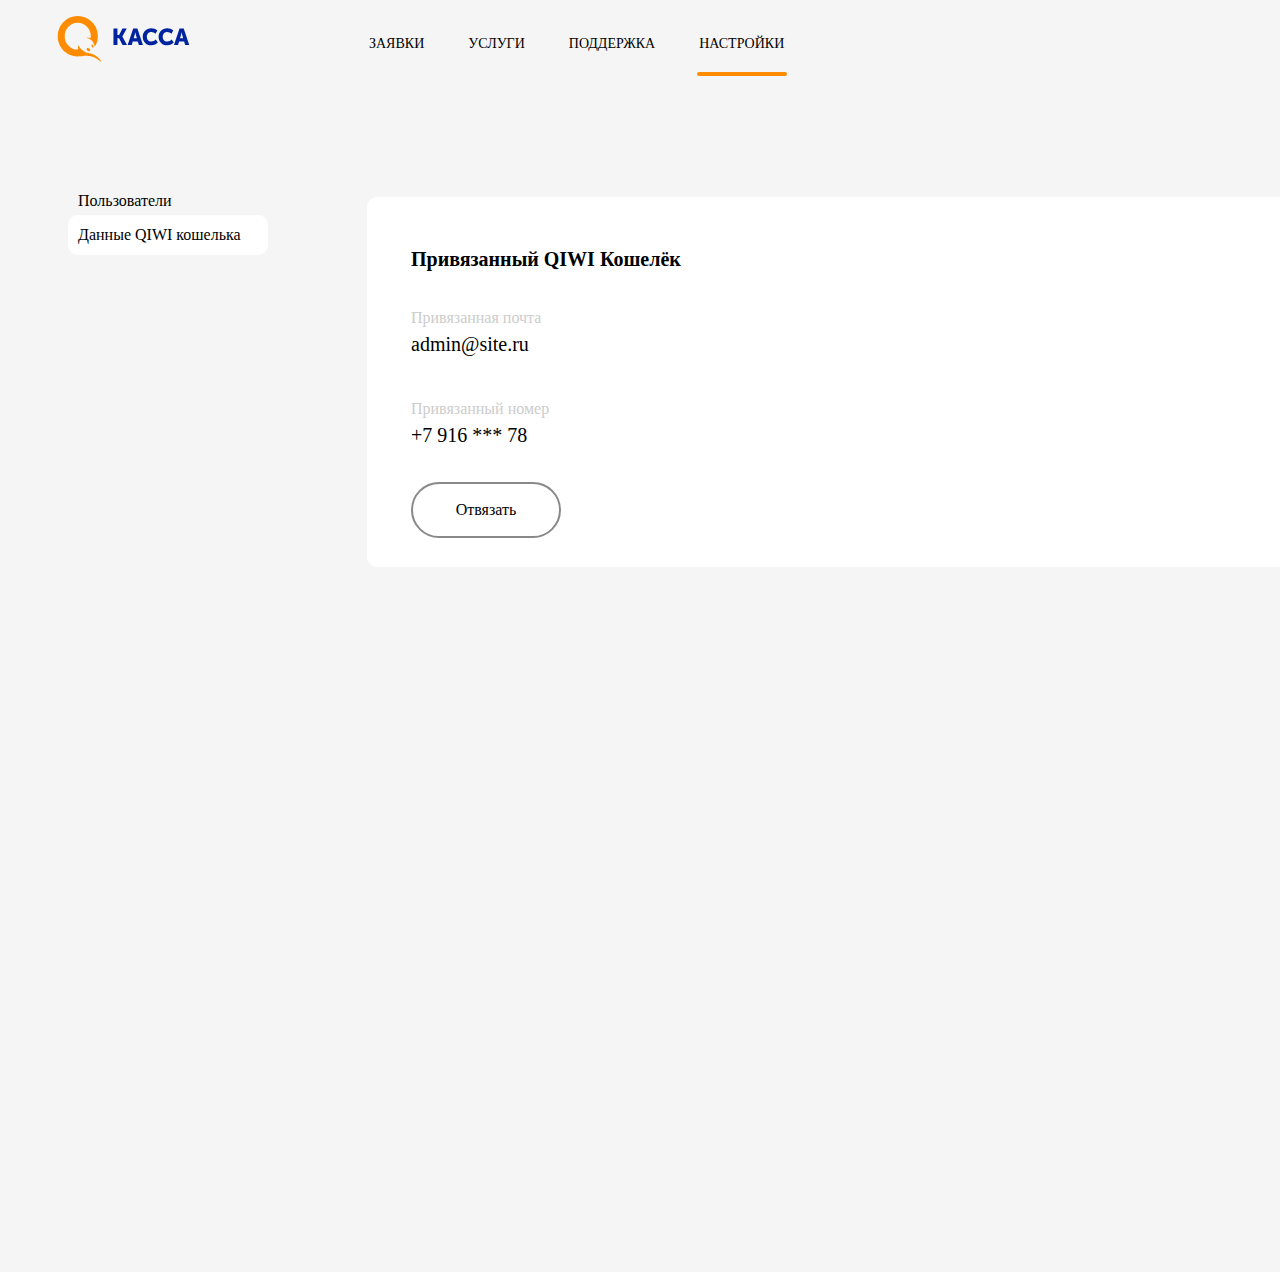
<file: index.html>
<!DOCTYPE html>
<html lang="en">
<head>
	<meta charset="UTF-8">
	<link rel="stylesheet" href="css/second.css" class="css">
	<title>Document</title>
</head>
<body>
	<img src="img/logo.svg" alt=logo" class="logo">
	<section>
		<div class="container">
		<div class="top_menu">
			<p class="top_menu__item">Заявки</p>
			<p class="top_menu__item">Услуги</p>
			<p class="top_menu__item">Поддержка</p>
			<p class="top_menu__item">Настройки</p>
			<div class="tab"></div>
		</div>
		</div>
	</section>
	<section>
		<div class="container2">
		<div class="left_menu">

			<p class="left_menu__item">Пользователи</p>
			<p class="left_menu__item">Данные QIWI кошелька</p>	
			<div class="left_menu__substrate"></div>
     	</div>
	</div>
	</section>
	<section>
        <div class="container4">
        	<div class="center_block">
        		<h1 class="maintitle">Привязанный QIWI Кошелёк</h1>
        		<p class="hint">Привязанная почта</p>
        		<p class="email">admin@site.ru</p>
        		<br>
        		<br>
        		<br>
        		<p class="hint">Привязанный номер</p>
        		<p class="email">+7 916 *** 78</p>
        	    <button type="submit" class="removephone" onclick="myF()">Отвязать</button>
        	</div>
        </div>
	</section>
		<script>
		function myF(){
    window.location = "otvyazka1.html";
}
	</script>
</body>
</html>
</file>
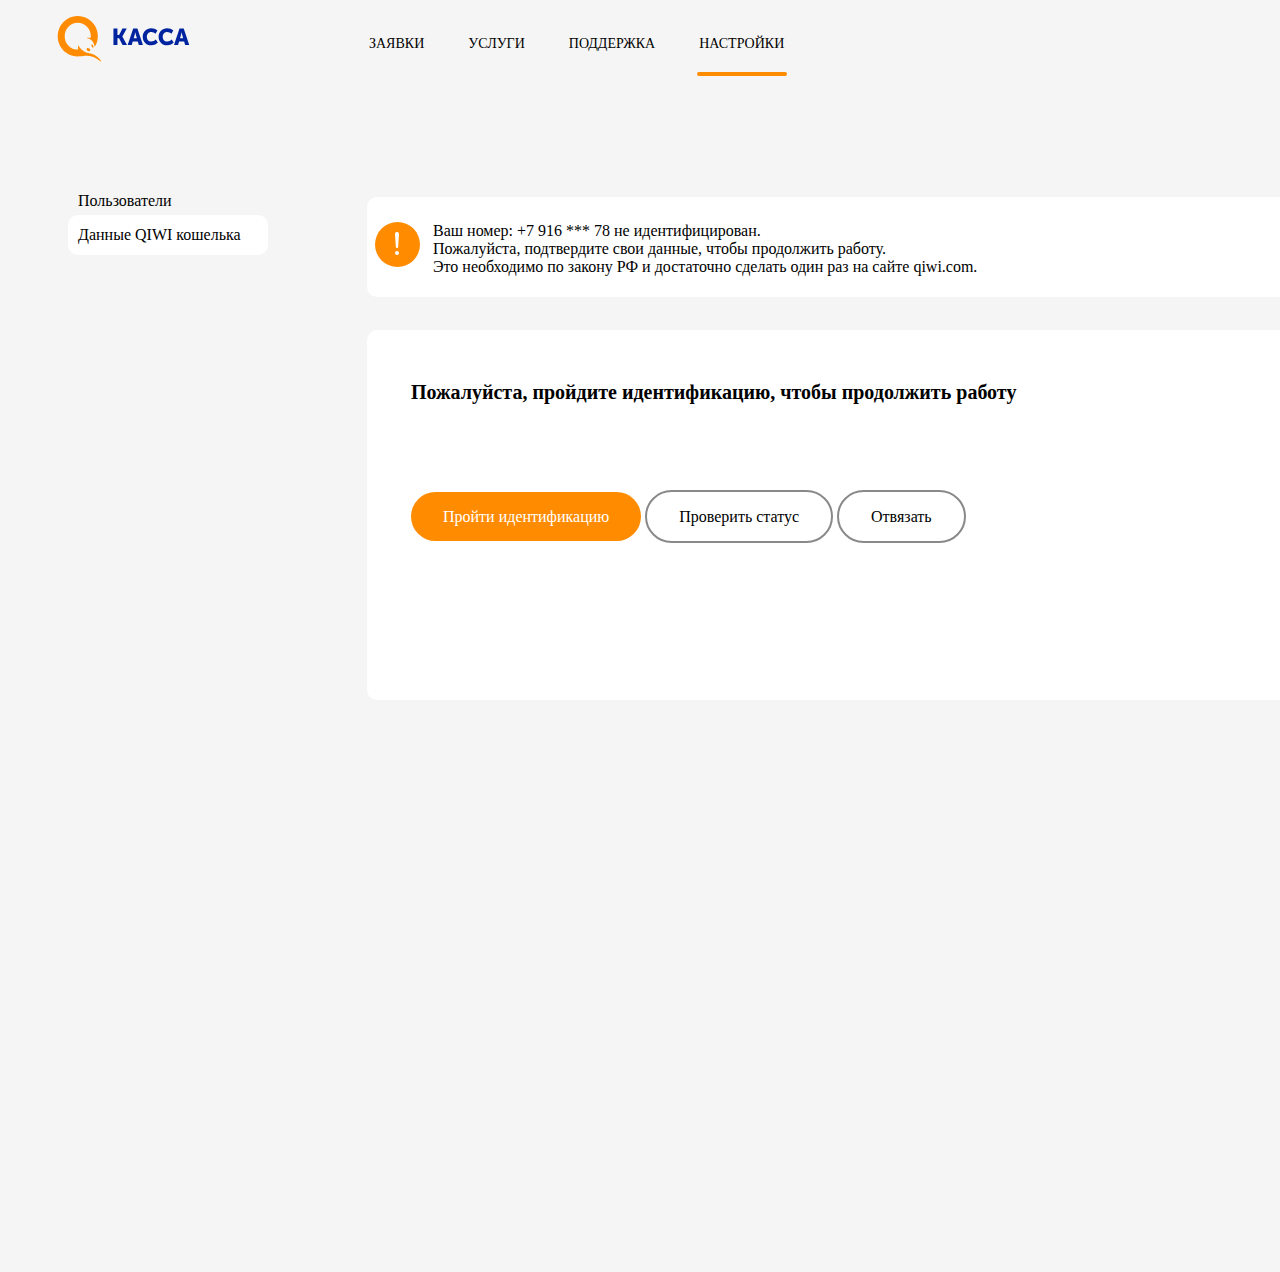
<file: no_ident.html>
<!DOCTYPE html>
<html lang="en">
<head>
	<meta charset="UTF-8">
	<link rel="stylesheet" href="css/main.css" class="css">
	<title>Document</title>
</head>
<body>
	<img src="img/logo.svg" alt=logo" class="logo">
	<section>
		<div class="container">
		<div class="top_menu">
			<p class="top_menu__item">Заявки</p>
			<p class="top_menu__item">Услуги</p>
			<p class="top_menu__item">Поддержка</p>
			<p class="top_menu__item">Настройки</p>
			<div class="tab"></div>
		</div>
		</div>
	</section>
	<section>
		<div class="container2">
		<div class="left_menu">

			<p class="left_menu__item">Пользователи</p>
			<p class="left_menu__item"><a class="index" href="index.html">Данные QIWI кошелька</a></p>	
			<div class="left_menu__substrate"></div>
     	</div>
	</div>
	</section>
	<section>
		<div class="container3">
		<div class="warning">
			<img src="img/warning.svg" alt="" class="warning_img">
			<p class="warning_text2">Ваш номер: +7 916 *** 78 не идентифицирован.<br> 
Пожалуйста, подтвердите свои данные, чтобы продолжить работу.<br>
Это необходимо по закону РФ и достаточно сделать один раз на сайте qiwi.com.</p>
		</div>
	    </div>
	</section>
	<section>
        <div class="container4">
        	<div class="center_block">
        		<h1 class="maintitle">Пожалуйста, пройдите идентификацию, чтобы продолжить работу</h1>
        		<div class="buttons">

        		<a href="#" class="gotoqiwi">Пройти идентификацию</a>
        		<a href="#" class="checkstatus">Проверить статус</a>
        		<a href="otvyazka1.html" class="removephone">Отвязать</a>
                </div>
        	</div>
        </div>
	</section>
</body>
</html>
</file>
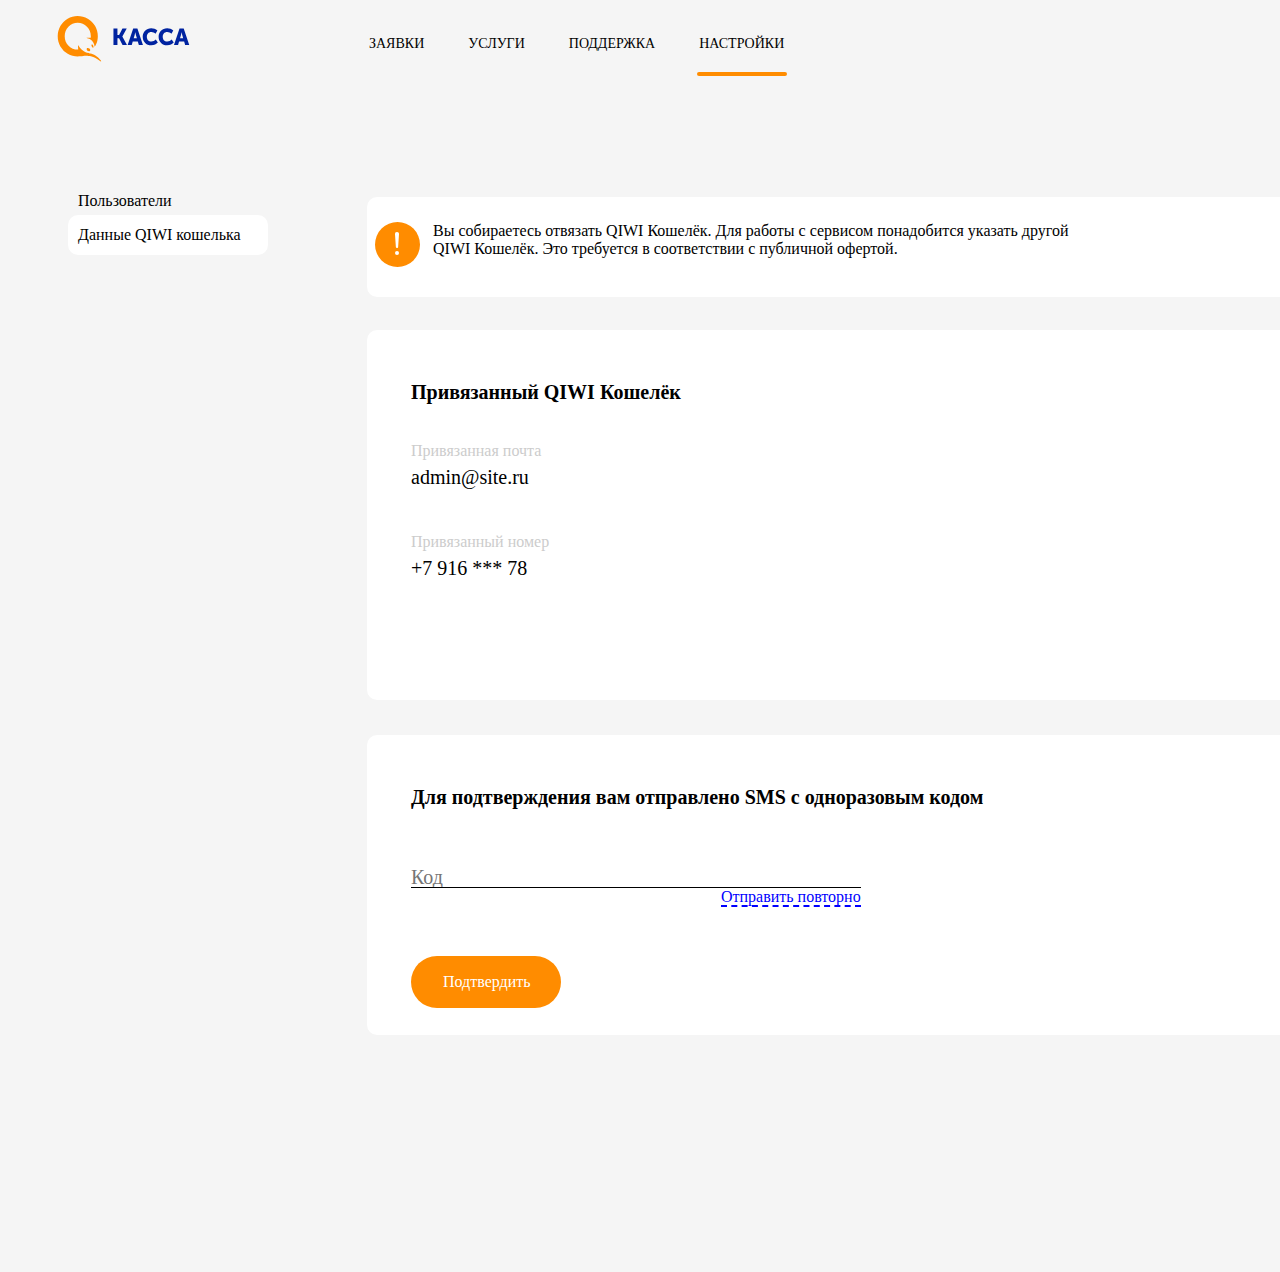
<file: otvyazka1.html>
<!DOCTYPE html>
<html lang="en">
<head>
	<meta charset="UTF-8">
	<link rel="stylesheet" href="css/main.css" class="css">
	<title>Document</title>
</head>
<body>
	<img src="img/logo.svg" alt=logo" class="logo">
	<section>
		<div class="container">
		<div class="top_menu">
			<p class="top_menu__item">Заявки</p>
			<p class="top_menu__item">Услуги</p>
			<p class="top_menu__item">Поддержка</p>
			<p class="top_menu__item">Настройки</p>
			<div class="tab"></div>
		</div>
		</div>
	</section>
	<section>
		<div class="container2">
		<div class="left_menu">

			<p class="left_menu__item">Пользователи</p>
			<p class="left_menu__item"><a class="index" href="index.html">Данные QIWI кошелька</a></p>	
			<div class="left_menu__substrate"></div>
     	</div>
	</div>
	</section>
	<section>
		<div class="container3">
		<div class="warning">
			<img src="img/warning.svg" alt="" class="warning_img">
			<p class="warning_text">Вы собираетесь отвязать QIWI Кошелёк. Для работы с сервисом понадобится указать другой<br>
QIWI Кошелёк. Это требуется в соответствии с публичной офертой.</p>
		</div>
	    </div>
	</section>
	<section>
        <div class="container4">
        	<div class="center_block">
        		<h1 class="maintitle">Привязанный QIWI Кошелёк</h1>
        		<p class="hint">Привязанная почта</p>
        		<p class="email">admin@site.ru</p>
        		<br>
        		<br>
        		<br>
        		<p class="hint">Привязанный номер</p>
        		<p class="email">+7 916 *** 78</p>
        	</div>
        </div>
	</section>
	<section>
		<div class="container5">
			<div class="sms_block">
				<h1 class="maintitle">Для подтверждения вам отправлено SMS с одноразовым кодом
				</h1>
				<div className='input-wrapper'>
                     <input id="codenum" placeholder='Код'/>
                </div>
        	    <!-- <span contenteditable class="phone">Телефон</span> -->
        	    <p class="hint"><a href="#">Отправить повторно</a></p>
        	    <button type="submit" class="addphone" onclick="myF()">Подтвердить</button>
			</div> 
		</div> 
	</section>
	<script>
		function myF(){
    var a = document.getElementById("codenum").value;
    if(a==null || a==""){
    	alert("Введите код");
    }else{
    window.location = "otvyazka2.html";
    }
}
	</script>
</body>
</html>
</file>
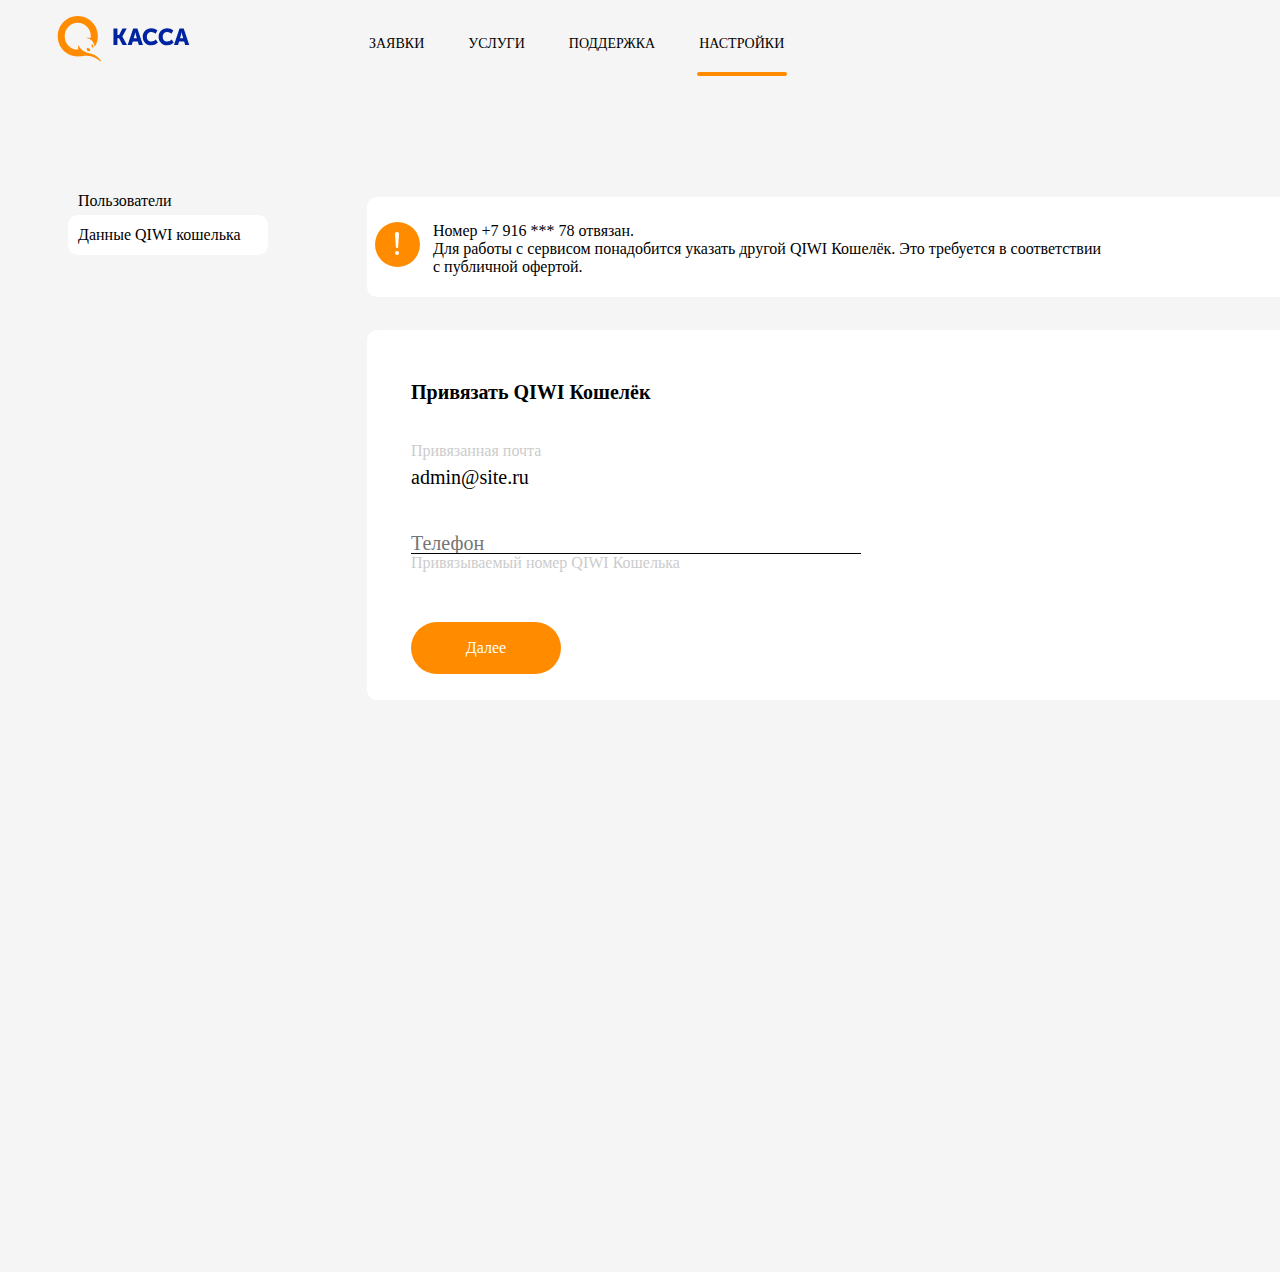
<file: otvyazka2.html>
<!DOCTYPE html>
<html lang="en">
<head>
	<meta charset="UTF-8">
	<link rel="stylesheet" href="css/main.css" class="css">
	<title>Document</title>
	<script>
		function myF(){
    var a = document.getElementById("phone").value;
    if(a==null || a==""){
    	alert("Введите номер");
    }else{
    localStorage.setItem("a",a);
    window.location = "privyazka2.html";
    }
}
	</script>
</head>
<body>
	<img src="img/logo.svg" alt=logo" class="logo">
	<section>
		<div class="container">
		<div class="top_menu">
			<p class="top_menu__item">Заявки</p>
			<p class="top_menu__item">Услуги</p>
			<p class="top_menu__item">Поддержка</p>
			<p class="top_menu__item">Настройки</p>
			<div class="tab"></div>
		</div>
		</div>
	</section>
	<section>
		<div class="container2">
		<div class="left_menu">

			<p class="left_menu__item">Пользователи</p>
			<p class="left_menu__item"><a class="index" href="index.html">Данные QIWI кошелька</a></p>	
			<div class="left_menu__substrate"></div>
     	</div>
	</div>
	</section>
	<section>
		<div class="container3">
		<div class="warning">
			<img src="img/warning.svg" alt="" class="warning_img">
			<p class="warning_text">Номер +7 916 *** 78 отвязан.<br>
Для работы с сервисом понадобится указать другой QIWI Кошелёк. Это требуется в соответствии<br> 
с публичной офертой. </p>
		</div>
	    </div>
     </section>
	<section>
        <div class="container4">
        	<div class="center_block">
        		<h1 class="maintitle">Привязать QIWI Кошелёк</h1>
        		<p class="hint">Привязанная почта</p>
        		<p class="email">admin@site.ru</p>
        		<br>
        		<br>
        		<br>
        		<div className='input-wrapper'>
                     <input id="phone" placeholder='Телефон'/>
                </div>
        	    <!-- <span contenteditable class="phone">Телефон</span> -->
        	    <p class="hint">Привязываемый номер QIWI Кошелька</p>
        	    <button type="submit" class="addphone" onclick="myF()">Далее</button>
        	</div>
        </div>
	</section>

</body>
</html>
</file>
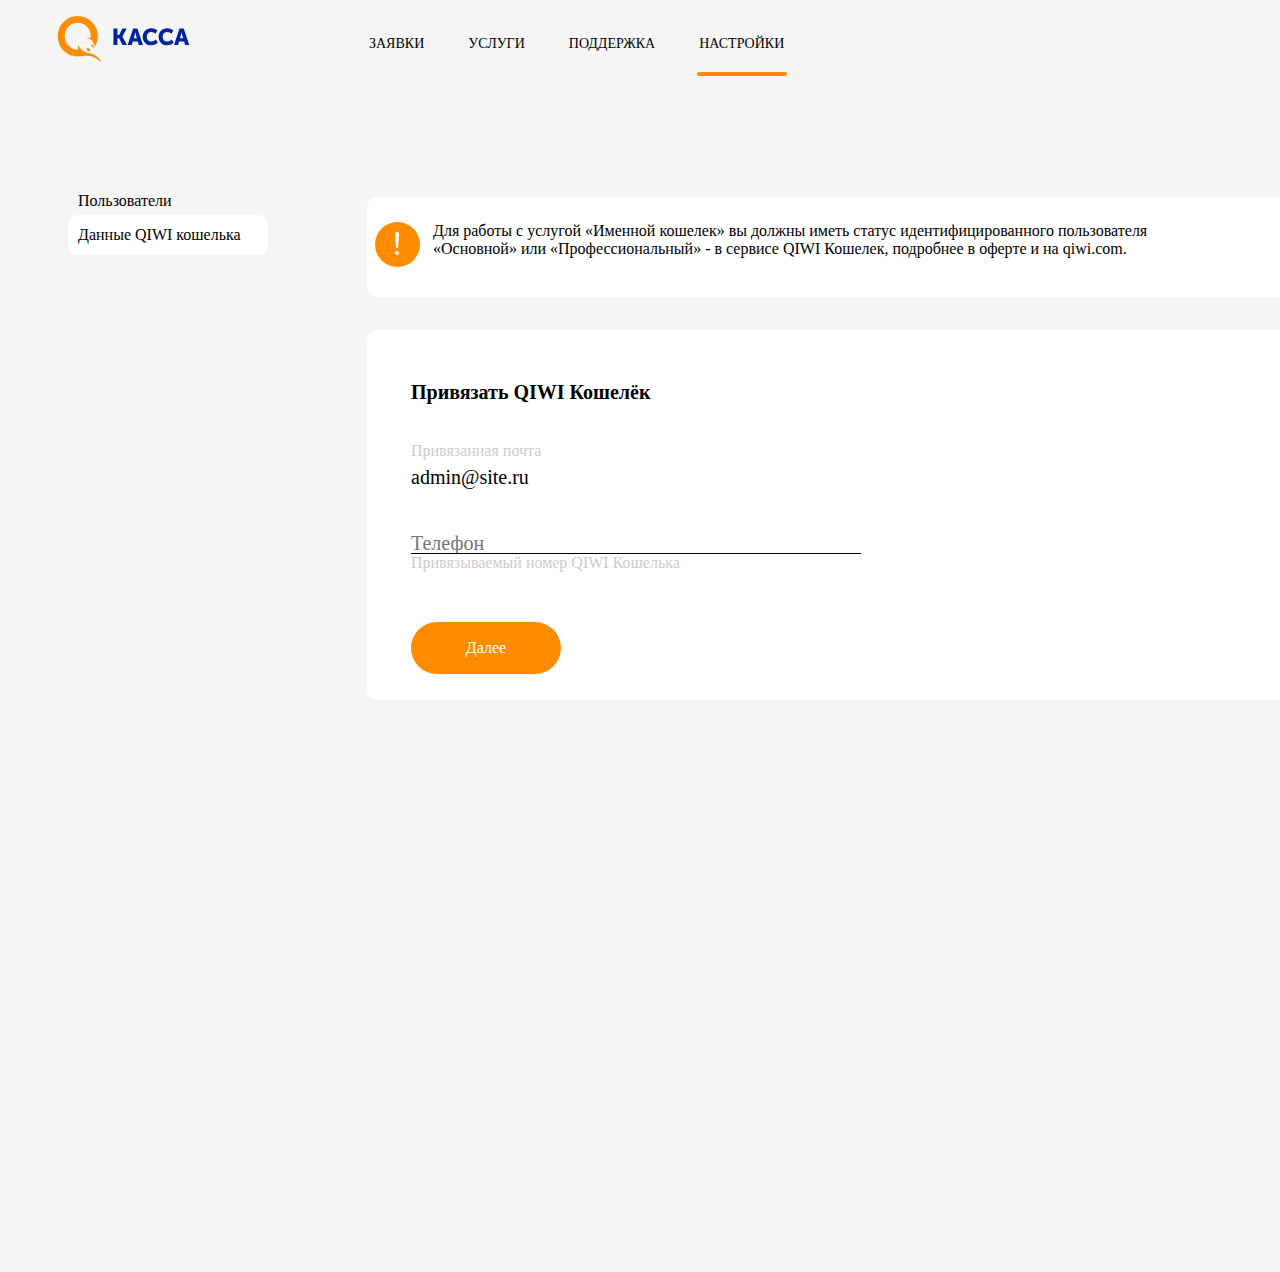
<file: privyazka1.html>
<!DOCTYPE html>
<html lang="en">
<head>
	<meta charset="UTF-8">
	<link rel="stylesheet" href="css/main.css" class="css">
	<title>Document</title>
	<script>
function myF(){
    var a = document.getElementById("phone").value;
     if(a==null || a==""){
    	alert("Введите номер");
    }else{
    localStorage.setItem("a",a);
    window.location = "privyazka2.html";
    }
}
</script>
<body>
	<img src="img/logo.svg" alt=logo" class="logo">
	<section>
		<div class="container">
		<div class="top_menu">
			<p class="top_menu__item">Заявки</p>
			<p class="top_menu__item">Услуги</p>
			<p class="top_menu__item">Поддержка</p>
			<p class="top_menu__item">Настройки</p>
			<div class="tab"></div>
		</div>
		</div>
	</section>
	<section>
		<div class="container2">
		<div class="left_menu">

			<p class="left_menu__item">Пользователи</p>
			<p class="left_menu__item"><a class="index" href="index.html">Данные QIWI кошелька</a></p>	
			<div class="left_menu__substrate"></div>
     	</div>
	</div>
	</section>
	<section>
		<div class="container3">
		<div class="warning">
			<img src="img/warning.svg" alt="" class="warning_img">
			<p class="warning_text">Для работы с услугой «Именной кошелек» вы должны иметь статус идентифицированного пользователя <br> «Основной» или «Профессиональный» 
- в сервисе QIWI Кошелек, подробнее в оферте и на qiwi.com.</p>
		</div>
	    </div>
     </section>
	<section>
        <div class="container4">
        	<div class="center_block">
        		<h1 class="maintitle">Привязать QIWI Кошелёк</h1>
        		<p class="hint">Привязанная почта</p>
        		<p class="email">admin@site.ru</p>
        		<br>
        		<br>
        		<br>
        		<form action="privyazka2.html" method="GET">
        		<div className='input-wrapper'>
                     <input name="phone" id="phone" placeholder='Телефон'/>
                </div>
        	    <!-- <span contenteditable class="phone">Телефон</span> -->
        	    <p class="hint">Привязываемый номер QIWI Кошелька</p>
        	    <button type="submit" class="addphone" onClick="myF()">Далее</button>
        	    </form>
        	</div>
        </div>
	</section>
	
</body>
</html>
</file>
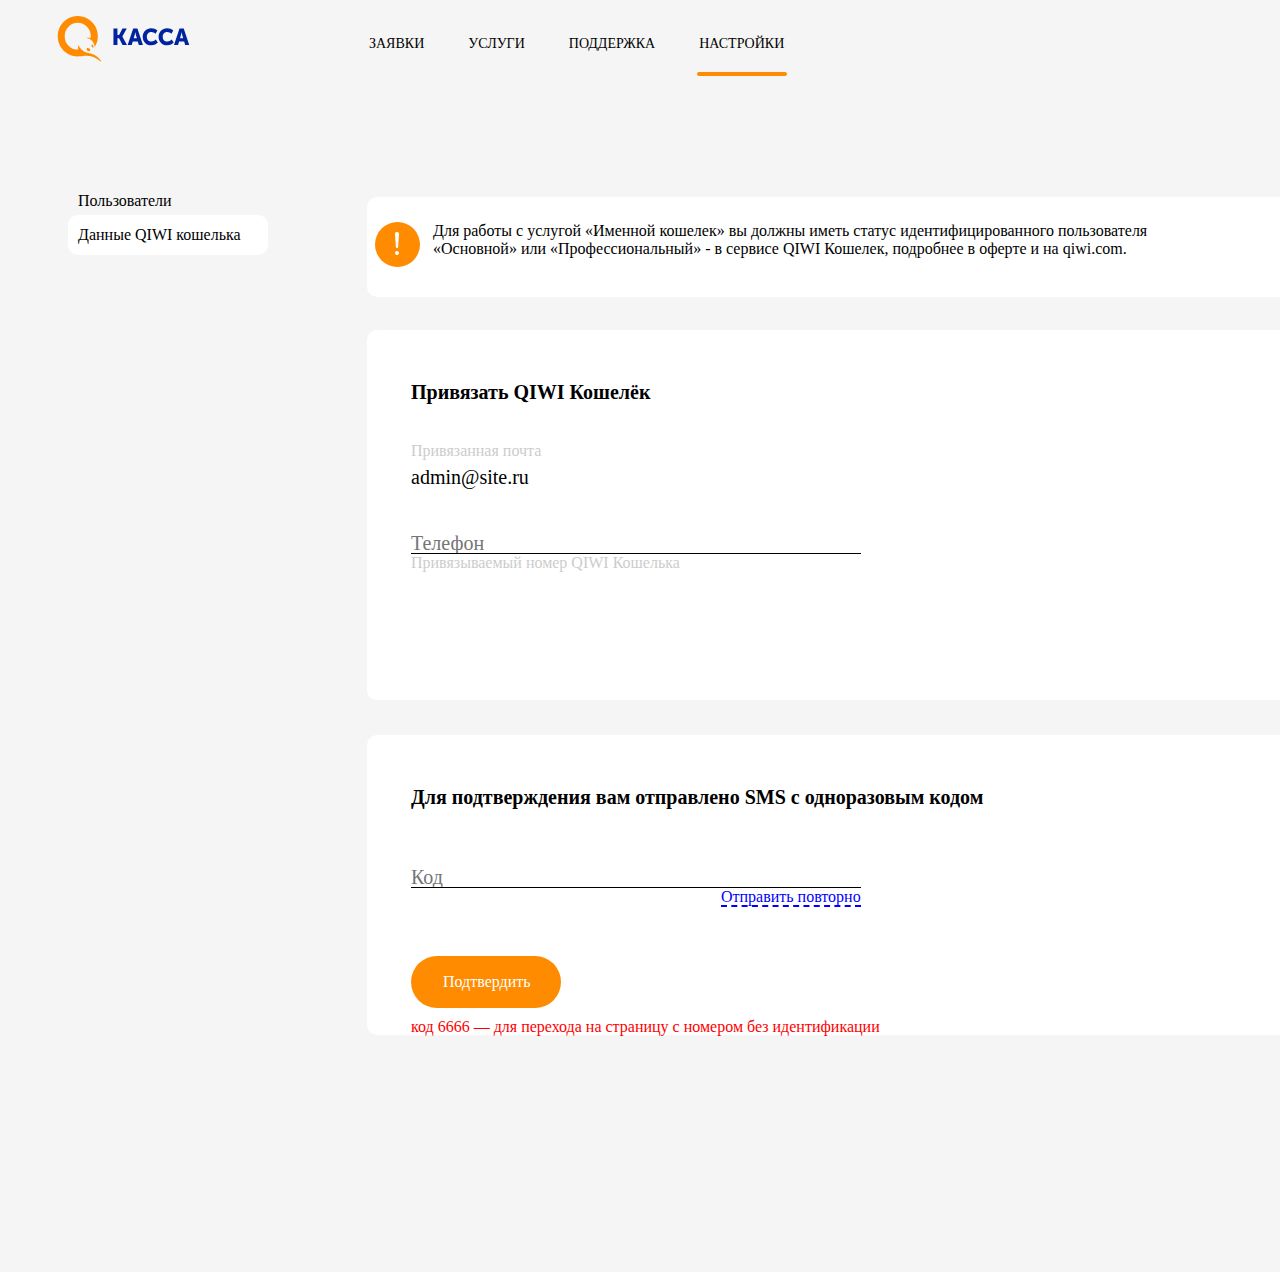
<file: privyazka2.html>
<!DOCTYPE html>
<html lang="en">
<head>
	<meta charset="UTF-8">
	<link rel="stylesheet" href="css/main.css" class="css">
	<title>Document</title>
	<script type="text/javascript">
window.onload=function()
{
var a = localStorage.getItem("a");
document.getElementById("phone").value = a;
} 
</script>
</head>
<body>
	<img src="img/logo.svg" alt=logo" class="logo">
	<section>
		<div class="container">
		<div class="top_menu">
			<p class="top_menu__item">Заявки</p>
			<p class="top_menu__item">Услуги</p>
			<p class="top_menu__item">Поддержка</p>
			<p class="top_menu__item">Настройки</p>
			<div class="tab"></div>
		</div>
		</div>
	</section>
	<section>
		<div class="container2">
		<div class="left_menu">

			<p class="left_menu__item">Пользователи</p>
			<p class="left_menu__item"><a class="index" href="index.html">Данные QIWI кошелька</a></p>	
			<div class="left_menu__substrate"></div>
     	</div>
	</div>
	</section>
	<section>
		<div class="container3">
		<div class="warning">
			<img src="img/warning.svg" alt="" class="warning_img">
			<p class="warning_text">Для работы с услугой «Именной кошелек» вы должны иметь статус идентифицированного пользователя <br> «Основной» или «Профессиональный» 
- в сервисе QIWI Кошелек, подробнее в оферте и на qiwi.com.</p>
		</div>
	    </div>
	</section>
	<section>
        <div class="container4">
        	<div class="center_block">
        		<h1 class="maintitle">Привязать QIWI Кошелёк</h1>
        		<p class="hint">Привязанная почта</p>
        		<p class="email">admin@site.ru</p>
        		<br>
        		<br>
        		<br>
        		<div className='input-wrapper'>
                     <input id="phone" placeholder='Телефон'/>
                </div>
        	    <!-- <span contenteditable class="phone">Телефон</span> -->
        	    <p class="hint">Привязываемый номер QIWI Кошелька</p>
        	   
        	</div>
        </div>
	</section>
	<section>
		<div class="container5">
			<div class="sms_block">
				<h1 class="maintitle">Для подтверждения вам отправлено SMS с одноразовым кодом
				</h1>
				<div className='input-wrapper'>
                     <input id="codenum" placeholder='Код'/>
                </div>
        	    <!-- <span contenteditable class="phone">Телефон</span> -->
        	    <p class="hint"><a href="#">Отправить повторно</a></p>
        	    <button type="submit" class="addphone" onclick="onclickButton()">Подтвердить</button>
        	    <p class="red">код 6666 — для перехода на страницу с номером без идентификации</p>
			</div> 
		</div> 
	</section>
	<script>
function onclickButton() {
    var a = document.getElementById("phone").value;
  var code = document.getElementById('codenum').value;
   if(a==null || a==""){
    	alert("Введите номер");
    }else{
    	if (code==null || code=="") {
        alert("Введите код");
    	}else{

             if (code=='6666') {
             window.open("no_ident.html","_self");
             }else{
            	window.open("success_page.html","_self");
  	  }
  	}
  }
}
</script>
</body>
</html>
</file>
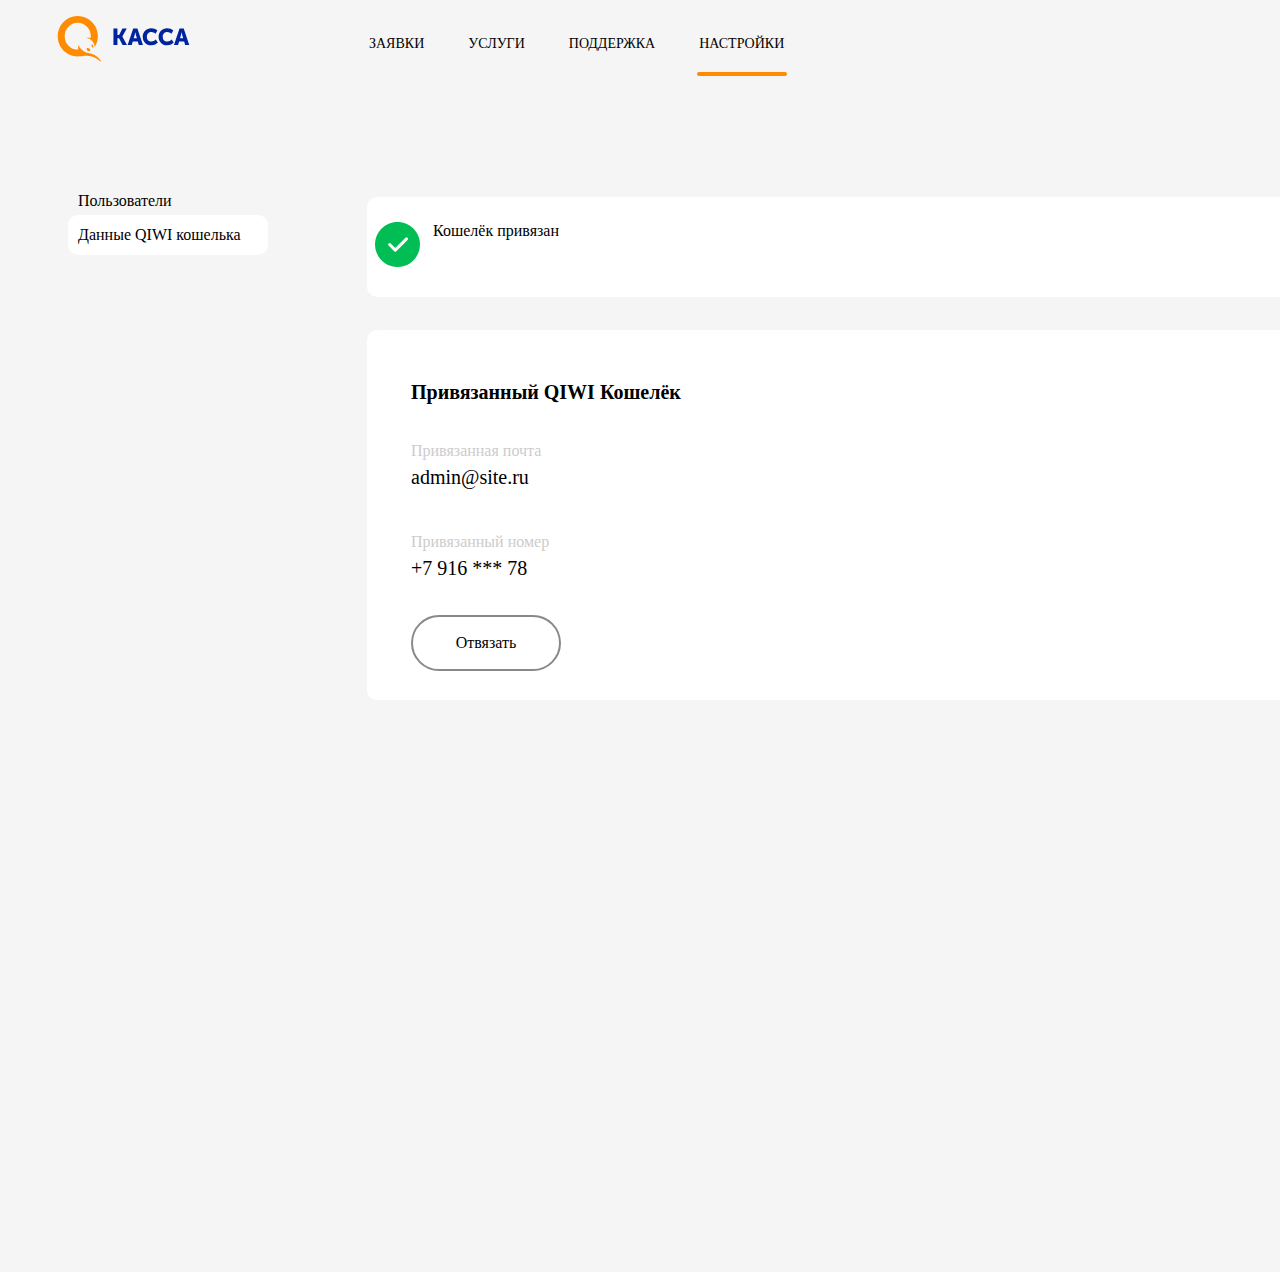
<file: success_page.html>
<!DOCTYPE html>
<html lang="en">
<head>
	<meta charset="UTF-8">
	<link rel="stylesheet" href="css/main.css" class="css">
	<title>Document</title>
</head>
<body>
	<img src="img/logo.svg" alt=logo" class="logo">
	<section>
		<div class="container">
		<div class="top_menu">
			<p class="top_menu__item">Заявки</p>
			<p class="top_menu__item">Услуги</p>
			<p class="top_menu__item">Поддержка</p>
			<p class="top_menu__item">Настройки</p>
			<div class="tab"></div>
		</div>
		</div>
	</section>
	<section>
		<div class="container2">
		<div class="left_menu">

			<p class="left_menu__item">Пользователи</p>
			<p class="left_menu__item"><a class="index" href="index.html">Данные QIWI кошелька</a></p>	
			<div class="left_menu__substrate"></div>
     	</div>
	</div>
	</section>
	<section>
		<div class="container3">
		<div class="warning">
			<img src="img/success.svg" alt="" class="warning_img">
			<p class="warning_text">Кошелёк привязан</p>
		</div>
	    </div>
     </section>
	<section>
        <div class="container4">
        	<div class="center_block">
        		<h1 class="maintitle">Привязанный QIWI Кошелёк</h1>
        		<p class="hint">Привязанная почта</p>
        		<p class="email">admin@site.ru</p>
        		<br>
        		<br>
        		<br>
        		<p class="hint">Привязанный номер</p>
        		<p class="email">+7 916 *** 78</p>
        	    <button type="submit" class="removephone" onclick="myF()">Отвязать</button>
        	    
        	</div>
        </div>
	</section>
			<script>
		function myF(){
    window.location = "otvyazka1.html";
}
	</script>
</body>
</html>
</file>
<file: css/second.css>
@import url('https://nomail.com.ua/files/woff/1913b09835e902f7123ad3ac38b4cd93.woff');
@import url('https://nomail.com.ua/files/woff/bcd826b1e90968390490c28037857940.woff');
@import url('https://nomail.com.ua/files/woff/02f7d6b8e3cda79742b374cbc5595a8f.woff');
@import url('https://nomail.com.ua/files/woff/afaa72e9edea309092b444be9479f487.woff');
@import url('https://nomail.com.ua/files/woff/73e5c73d4e80e6c080cd1bc5894cf3e8.woff');

/*@font-face { font-family: 'MuseoSansCyrl-100';  src: local('MuseoSansCyrl-100'), url('https://nomail.com.ua/files/woff/1913b09835e902f7123ad3ac38b4cd93.woff') format('woff'); }
@font-face { font-family: 'MuseoSansCyrl-300';  src: local('MuseoSansCyrl-300'), url('https://nomail.com.ua/files/woff/bcd826b1e90968390490c28037857940.woff') format('woff'); }
@font-face { font-family: 'MuseoSansCyrl-500';  src: local('MuseoSansCyrl-500'), url('https://nomail.com.ua/files/woff/02f7d6b8e3cda79742b374cbc5595a8f.woff') format('woff'); }
@font-face { font-family: 'MuseoSansCyrl-700';  src: local('MuseoSansCyrl-700'), url('https://nomail.com.ua/files/woff/afaa72e9edea309092b444be9479f487.woff') format('woff'); }
@font-face { font-family: 'MuseoSansCyrl-900';  src: local('MuseoSansCyrl-900'), url('https://nomail.com.ua/files/woff/73e5c73d4e80e6c080cd1bc5894cf3e8.woff') format('woff'); }
*/
body{
	background: #F5F5F5;
	padding: 0;
	margin: 0;
	height: 1250px;
    
}

div {
	box-sizing: border-box;
}

p {
	padding-left: 44px;
}
.logo{
	position: absolute;
width: 132.96px;
height: 46.49px;
left: 57px;
top: 16px;
}


.container{
	width: 1170px;
	margin: 0 auto;
	/*border: 2px solid red;*/
	height: 150px;
	margin-top: 16px;
	margin-bottom: 20px;
	margin-left: 325px;
}

.container2{
	width: 350px;
	/*border: 2px solid red;*/
	height: 700px;
}

.container3{
	width: 1170px;
	/*border: 2px solid red;*/
	height: 100px;
	position: absolute;
	left: 367px;
	top: 197px;
	background: #fff;
	border-radius: 10px;
}

.container4{
	width: 1170px;
	/*border: 2px solid red;*/
	height: 370px;
	position: absolute;
	left: 367px;
	top: 197px;
	background: #fff;
	border-radius: 10px;
}

.container5{
	width: 1170px;
	/*border: 2px solid red;*/
	height: 300px;
	position: absolute;
	left: 367px;
	top: 735px;
	background: #fff;
	border-radius: 10px;
}

.top_menu{
	text-transform: uppercase;
	font-family: "MuseoSansCyrl-700";
	font-size: 14px;
	display: flex;
	flex-direction: row;
	margin-top: 22px;
		
	}
.left_menu{
	font-family: "MuseoSansCyrl-300";
	font-size: 16px;
	margin-left: 34px;

    
}

.left_menu__substrate {
	margin-left: 34px;
	width: 200px;
	height: 40px;
	background: #fff;
	border-radius: 10px;
	position: relative;
	top: -45px;
	z-index: -1;
}

.warning_img{
	position: relative;
	left: 8px;
	top: 25px;
	z-index: 1;
}

.warning_text{
	font-family: "MuseoSansCyrl-300";
	font-size: 16px;
	position: relative;
	left: 22px;
	top: -30px;
	z-index: 1;

}

.maintitle{
	font-family: "MuseoSansCyrl-700";
	font-size: 20px;
	line-height: 36px;
	position: relative;
	left: 44px;
	margin-top: 44px;
	margin-bottom: 32px;
	z-index: 1;
}


input{
	font-family: "MuseoSansCyrl-700";
	font-size: 20px;
	line-height: 24px;
	position: relative;
	top: 20px;
	left: 44px;
	height: 20px;
    width: 450px;
    border: 0;
    padding: 0px 0;
    border-bottom: 1px solid #000;
}

.hint {
	margin-top: 20px;
	margin-bottom: -15px;
	color: #ccc
}
.hint a{
	margin-left: 310px;

}

.email {
	font-family: "MuseoSansCyrl-700";
	font-size: 20px;
	line-height: 24px;
	margin-bottom: -30px;
}

.tab {
	position: relative;
	/*left: 22px;*/
	top: 50px;
	left: -87px;
	z-index: 1;
	height: 0px;
	width: 90px;
	border-top: 2px solid #FF8C00;
	border-bottom: 2px solid #FF8C00;
	border-radius: 4px;

}

button {
	font-family: "MuseoSansCyrl-500";
	font-size: 16px;
	line-height: 20px;
	width: 150px;
	position: relative;
	left: 44px;
	top: 65px;
    border: none;
    border-radius: 40px;
    padding: 1rem 2rem;
    margin: 0;
    background: #FF8C00;
    color: #ffffff;
    cursor: pointer;
    text-align: center;
}

.removephone {
	font-family: "MuseoSansCyrl-500";
	font-size: 16px;
	line-height: 20px;
	width: 150px;
	position: relative;
	left: 44px;
	top: 65px;
    border: 2px solid #898989;
    border-radius: 40px;
    padding: 1rem 2rem;
    margin: 0;
    background: #FFF;
    color: #000;
    cursor: pointer;
    text-align: center;
}

button:hover,
button:focus {
    background: #FF8200;
}

.removephone:hover,
.removephone:focus {
    background: #FFF;
}



a {
    color: blue; /* Цвет ссылок */
    text-decoration: none; /* Убираем подчёркивание */
    border-bottom: 2px dashed blue
   }
</file>
<file: css/main.css>
@import url('https://nomail.com.ua/files/woff/1913b09835e902f7123ad3ac38b4cd93.woff');
@import url('https://nomail.com.ua/files/woff/bcd826b1e90968390490c28037857940.woff');
@import url('https://nomail.com.ua/files/woff/02f7d6b8e3cda79742b374cbc5595a8f.woff');
@import url('https://nomail.com.ua/files/woff/afaa72e9edea309092b444be9479f487.woff');
@import url('https://nomail.com.ua/files/woff/73e5c73d4e80e6c080cd1bc5894cf3e8.woff');

/*@font-face { font-family: 'MuseoSansCyrl-100';  src: local('MuseoSansCyrl-100'), url('https://nomail.com.ua/files/woff/1913b09835e902f7123ad3ac38b4cd93.woff') format('woff'); }
@font-face { font-family: 'MuseoSansCyrl-300';  src: local('MuseoSansCyrl-300'), url('https://nomail.com.ua/files/woff/bcd826b1e90968390490c28037857940.woff') format('woff'); }
@font-face { font-family: 'MuseoSansCyrl-500';  src: local('MuseoSansCyrl-500'), url('https://nomail.com.ua/files/woff/02f7d6b8e3cda79742b374cbc5595a8f.woff') format('woff'); }
@font-face { font-family: 'MuseoSansCyrl-700';  src: local('MuseoSansCyrl-700'), url('https://nomail.com.ua/files/woff/afaa72e9edea309092b444be9479f487.woff') format('woff'); }
@font-face { font-family: 'MuseoSansCyrl-900';  src: local('MuseoSansCyrl-900'), url('https://nomail.com.ua/files/woff/73e5c73d4e80e6c080cd1bc5894cf3e8.woff') format('woff'); }
*/
body{
	background: #F5F5F5;
	padding: 0;
	margin: 0;
	height: 1250px;
    
}

div {
	box-sizing: border-box;
}

p {
	padding-left: 44px;
}
.red{
	margin-top: 75px;
	color: red;
}
.logo{
	position: absolute;
width: 132.96px;
height: 46.49px;
left: 57px;
top: 16px;
}


.container{
	width: 1170px;
	margin: 0 auto;
	/*border: 2px solid red;*/
	height: 150px;
	margin-top: 16px;
	margin-bottom: 20px;
	margin-left: 325px;
}

.container2{
	width: 350px;
	/*border: 2px solid red;*/
	height: 700px;
}

.container3{
	width: 1170px;
	/*border: 2px solid red;*/
	height: 100px;
	position: absolute;
	left: 367px;
	top: 197px;
	background: #fff;
	border-radius: 10px;
}

.container4{
	width: 1170px;
	/*border: 2px solid red;*/
	height: 370px;
	position: absolute;
	left: 367px;
	top: 330px;
	background: #fff;
	border-radius: 10px;
}

.container5{
	width: 1170px;
	/*border: 2px solid red;*/
	height: 300px;
	position: absolute;
	left: 367px;
	top: 735px;
	background: #fff;
	border-radius: 10px;
}

.top_menu{
	text-transform: uppercase;
	font-family: "MuseoSansCyrl-700";
	font-size: 14px;
	display: flex;
	flex-direction: row;
	margin-top: 22px;
		
	}
.left_menu{
	font-family: "MuseoSansCyrl-300";
	font-size: 16px;
	margin-left: 34px;

    
}

.left_menu__substrate {
	margin-left: 34px;
	width: 200px;
	height: 40px;
	background: #fff;
	border-radius: 10px;
	position: relative;
	top: -45px;
	z-index: -1;
}

.warning_img{
	position: relative;
	left: 8px;
	top: 25px;
	z-index: 1;
}

.warning_text{
	font-family: "MuseoSansCyrl-300";
	font-size: 16px;
	position: relative;
	left: 22px;
	top: -40px;
	z-index: 1;

}
.warning_text2{
	font-family: "MuseoSansCyrl-300";
	font-size: 16px;
	position: relative;
	left: 22px;
	top: -40px;
	z-index: 1;

}

.maintitle{
	font-family: "MuseoSansCyrl-700";
	font-size: 20px;
	line-height: 36px;
	position: relative;
	left: 44px;
	margin-top: 44px;
	margin-bottom: 32px;
	z-index: 1;
}


input{
	font-family: "MuseoSansCyrl-700";
	font-size: 20px;
	line-height: 24px;
	position: relative;
	top: 20px;
	left: 44px;
	height: 20px;
    width: 450px;
    border: 0;
    padding: 0px 0;
    border-bottom: 1px solid #000;
}

.hint {
	margin-top: 20px;
	margin-bottom: -15px;
	color: #ccc
}
.hint a{
	margin-left: 310px;

}

.email {
	font-family: "MuseoSansCyrl-700";
	font-size: 20px;
	line-height: 24px;
	margin-bottom: -30px;
}

.tab {
	position: relative;
	/*left: 22px;*/
	top: 50px;
	left: -87px;
	z-index: 1;
	height: 0px;
	width: 90px;
	border-top: 2px solid #FF8C00;
	border-bottom: 2px solid #FF8C00;
	border-radius: 4px;

}

button {
	font-family: "MuseoSansCyrl-500";
	font-size: 16px;
	line-height: 20px;
	width: 150px;
	position: relative;
	left: 44px;
	top: 65px;
    border: none;
    border-radius: 40px;
    padding: 1rem 2rem;
    margin: 0;
    background: #FF8C00;
    color: #ffffff;
    cursor: pointer;
    text-align: center;
}
.button {
	font-family: "MuseoSansCyrl-500";
	font-size: 16px;
	line-height: 20px;
	width: 150px;
	position: relative;
	left: 44px;
	top: 65px;
    border: none;
    border-radius: 40px;
    padding: 1rem 2rem;
    margin: 0;
    background: #FF8C00;
    color: #ffffff;
    cursor: pointer;
    text-align: center;
}
.gotoqiwi {
	font-family: "MuseoSansCyrl-500";
	font-size: 16px;
	line-height: 20px;
	width: 250px;
	position: relative;
	left: 44px;
	top: 65px;
    border: none;
    border-radius: 40px;
    padding: 1rem 2rem;
    margin: 0;
    background: #FF8C00;
    color: #ffffff;
    cursor: pointer;
    text-align: center;
}

.removephone {
	font-family: "MuseoSansCyrl-500";
	font-size: 16px;
	line-height: 20px;
	width: 150px;
	position: relative;
	left: 44px;
	top: 65px;
    border: 2px solid #898989;
    border-radius: 40px;
    padding: 1rem 2rem;
    margin: 0;
    background: #FFF;
    color: #000;
    cursor: pointer;
    text-align: center;
}

.checkstatus {
	font-family: "MuseoSansCyrl-500";
	font-size: 16px;
	line-height: 20px;
	width: 250px;
	position: relative;
	left: 44px;
	top: 65px;
    border: 2px solid #898989;
    border-radius: 40px;
    padding: 1rem 2rem;
    margin: 0;
    background: #FFF;
    color: #000;
    cursor: pointer;
    text-align: center;
}

button:hover,
button:focus {
    background: #FF8200;
}

.removephone:hover,
.removephone:focus {
    background: #FFF;
}

.checkstatus:hover,
.checkstatus:focus {
    background: #FFF;
}

a {
    color: blue; /* Цвет ссылок */
    text-decoration: none; /* Убираем подчёркивание */
    border-bottom: 2px dashed blue
   }
  
 .index {
 	text-decoration: none;
 	color: #000;
 	border-bottom: none;
 }
</file>
